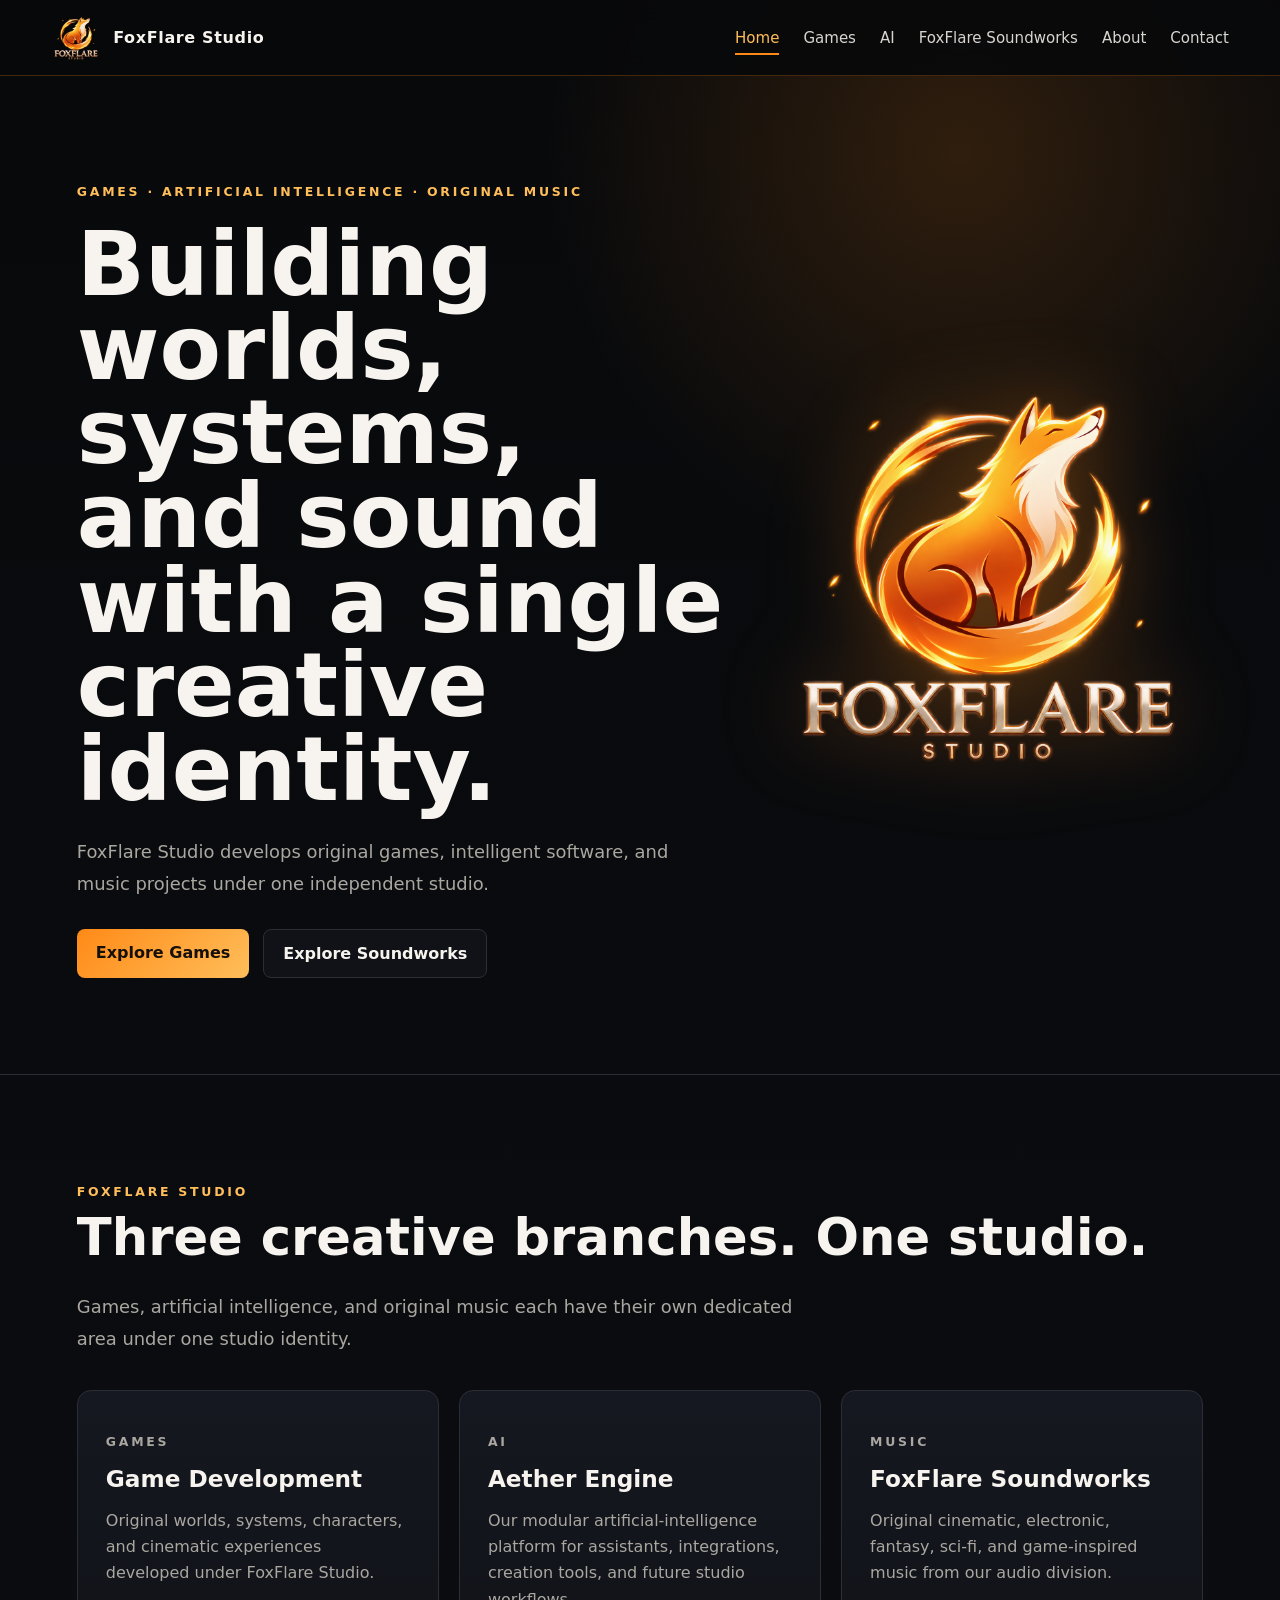
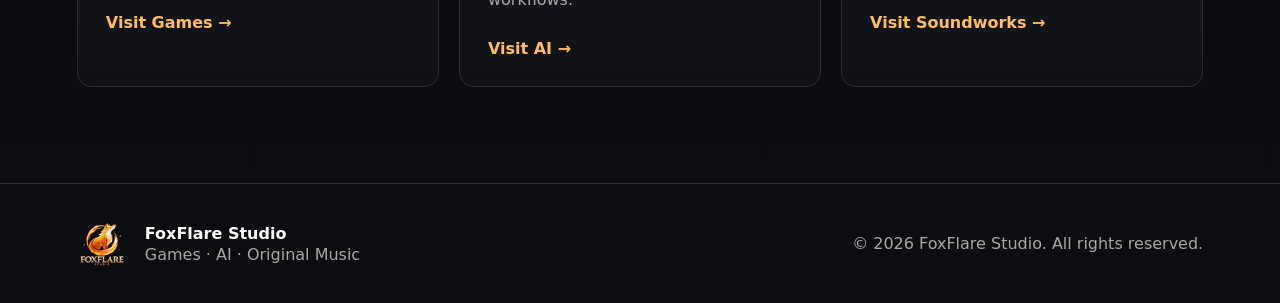
<file: index.html>
<!doctype html>
<html lang="en">
<head>
  <meta charset="utf-8" />
  <meta name="viewport" content="width=device-width, initial-scale=1" />
  <meta name="description" content="FoxFlare Studio — games, AI, and original music." />
  <title>FoxFlare Studio</title>
  <link rel="icon" href="assets/foxflare-%20logo.png" />
  <link rel="stylesheet" href="styles.css" />
</head>
<body>
  <header class="site-header">
    <a class="brand" href="index.html" aria-label="FoxFlare Studio home">
      <img src="assets/foxflare-%20logo.png" alt="FoxFlare Studio logo" />
      <span>FoxFlare Studio</span>
    </a>
    <button class="menu-toggle" aria-label="Toggle navigation" aria-expanded="false">☰</button>
    <nav class="nav">
      <a class="active" href="index.html">Home</a>
      <a href="games.html">Games</a>
      <a href="ai.html">AI</a>
      <a href="soundworks.html">FoxFlare Soundworks</a>
      <a href="about.html">About</a>
      <a href="contact.html">Contact</a>
    </nav>
  </header>

  <main>
    <section class="hero section">
      <div class="hero-copy">
        <p class="eyebrow">Games · Artificial Intelligence · Original Music</p>
        <h1>Building worlds, systems, and sound with a single creative identity.</h1>
        <p class="lede">FoxFlare Studio develops original games, intelligent software, and music projects under one independent studio.</p>
        <div class="actions">
          <a class="button primary" href="games.html">Explore Games</a>
          <a class="button secondary" href="soundworks.html">Explore Soundworks</a>
        </div>
      </div>
      <div class="hero-logo">
        <img src="assets/foxflare-%20logo.png" alt="FoxFlare Studio emblem" />
      </div>
    </section>

    <section class="section">
      <div class="section-heading">
        <p class="eyebrow">FoxFlare Studio</p>
        <h2>Three creative branches. One studio.</h2>
        <p class="wide-copy">Games, artificial intelligence, and original music each have their own dedicated area under one studio identity.</p>
      </div>
      <div class="cards three-up">
        <article class="card">
          <p class="eyebrow">Games</p>
          <h3>Game Development</h3>
          <p>Original worlds, systems, characters, and cinematic experiences developed under FoxFlare Studio.</p>
          <a class="text-link" href="games.html">Visit Games →</a>
        </article>
        <article class="card">
          <p class="eyebrow">AI</p>
          <h3>Aether Engine</h3>
          <p>Our modular artificial-intelligence platform for assistants, integrations, creation tools, and future studio workflows.</p>
          <a class="text-link" href="ai.html">Visit AI →</a>
        </article>
        <article class="card">
          <p class="eyebrow">Music</p>
          <h3>FoxFlare Soundworks</h3>
          <p>Original cinematic, electronic, fantasy, sci-fi, and game-inspired music from our audio division.</p>
          <a class="text-link" href="soundworks.html">Visit Soundworks →</a>
        </article>
      </div>
    </section>
  </main>

  <footer>
    <img src="assets/foxflare-%20logo.png" alt="" />
    <div><strong>FoxFlare Studio</strong><span>Games · AI · Original Music</span></div>
    <p>© 2026 FoxFlare Studio. All rights reserved.</p>
  </footer>
  <script src="script.js"></script>
</body>
</html>
</file>
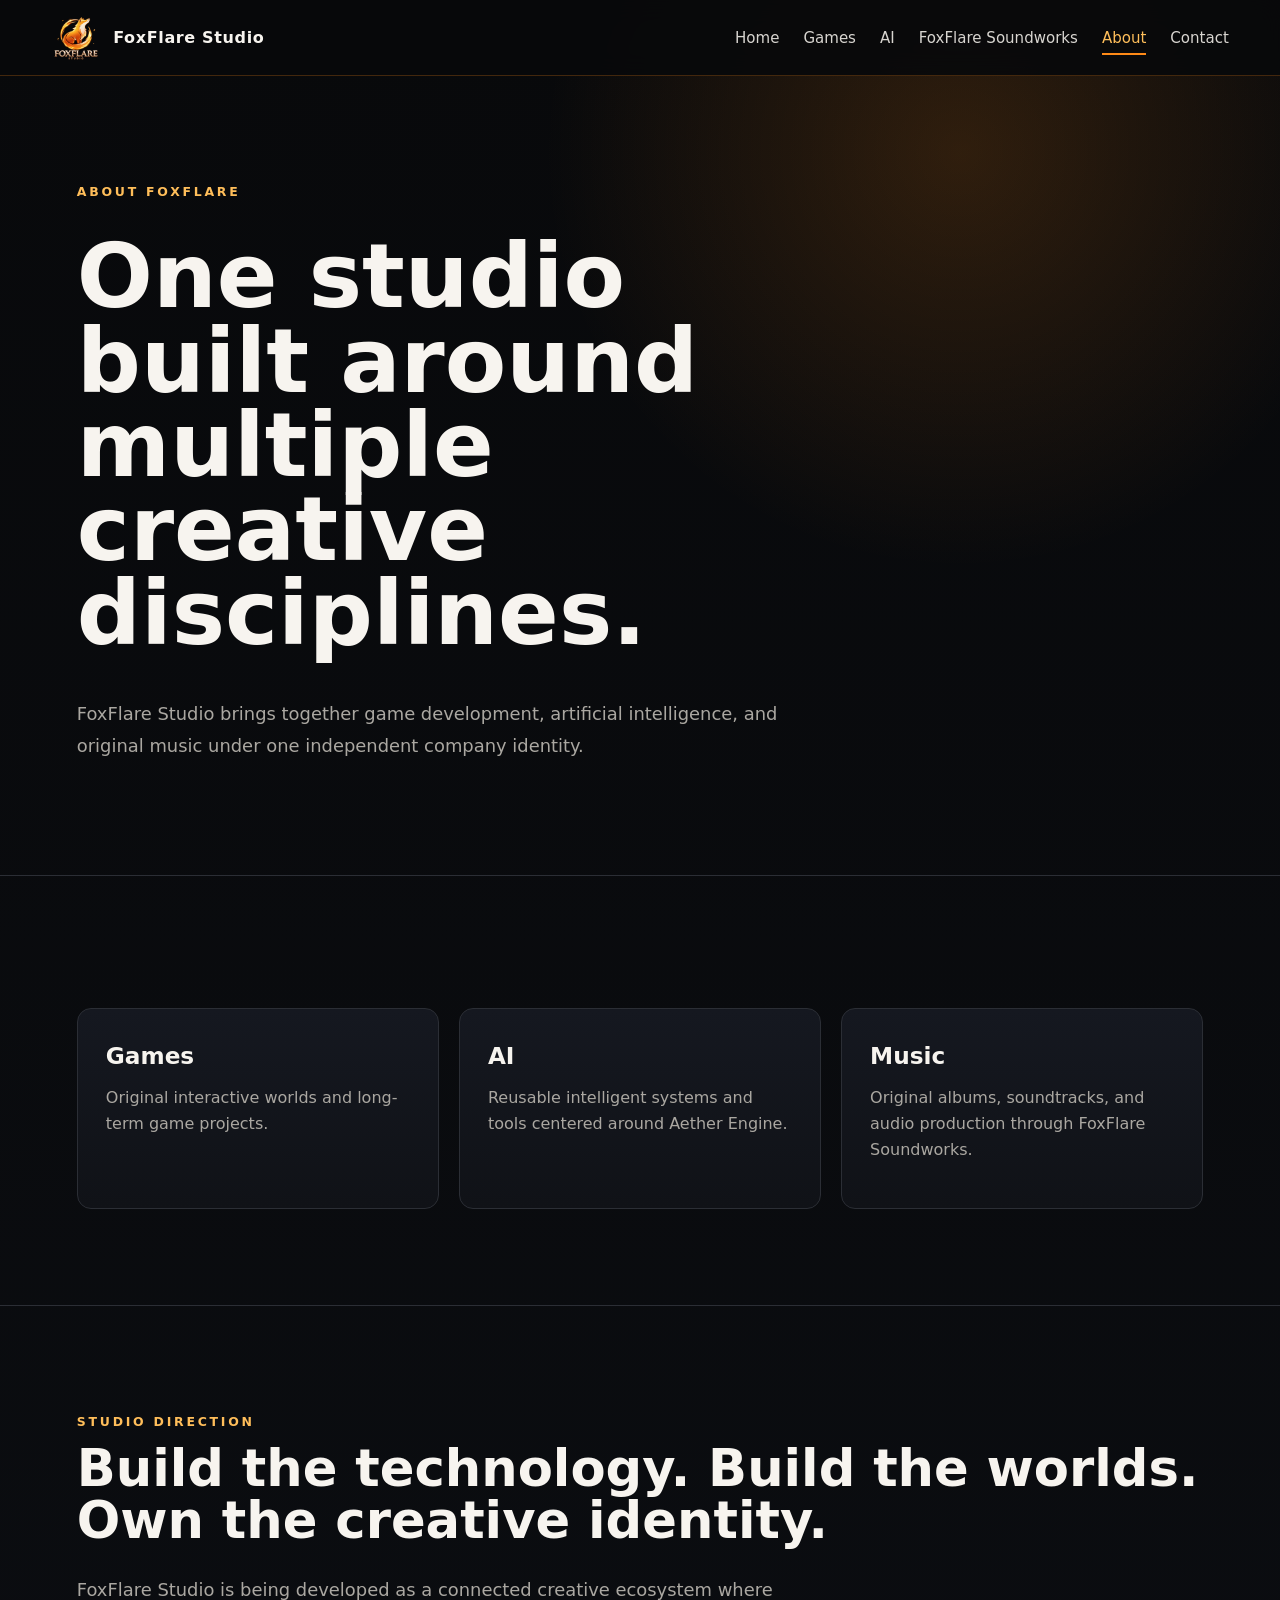
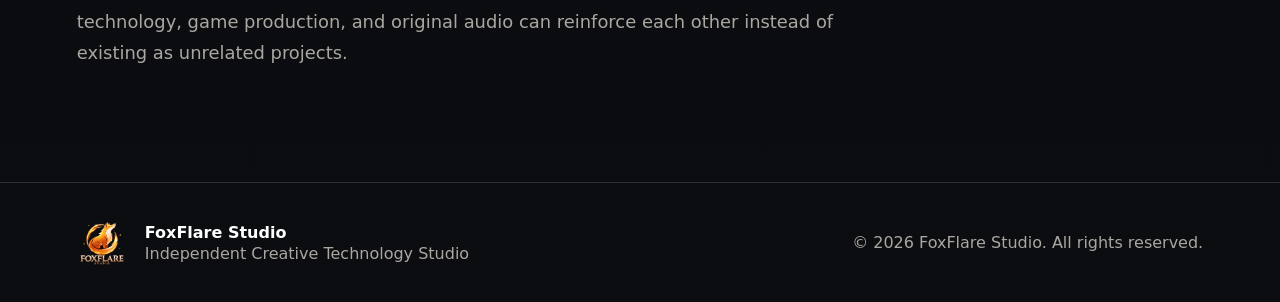
<file: about.html>
<!doctype html>
<html lang="en">
<head>
  <meta charset="utf-8" />
  <meta name="viewport" content="width=device-width, initial-scale=1" />
  <meta name="description" content="About FoxFlare Studio." />
  <title>About | FoxFlare Studio</title>
  <link rel="icon" href="assets/foxflare-%20logo.png" />
  <link rel="stylesheet" href="styles.css" />
</head>
<body>
  <header class="site-header">
    <a class="brand" href="index.html"><img src="assets/foxflare-%20logo.png" alt="FoxFlare Studio logo" /><span>FoxFlare Studio</span></a>
    <button class="menu-toggle" aria-label="Toggle navigation" aria-expanded="false">☰</button>
    <nav class="nav"><a href="index.html">Home</a><a href="games.html">Games</a><a href="ai.html">AI</a><a href="soundworks.html">FoxFlare Soundworks</a><a class="active" href="about.html">About</a><a href="contact.html">Contact</a></nav>
  </header>
  <main>
    <section class="page-hero section">
      <p class="eyebrow">About FoxFlare</p>
      <h1>One studio built around multiple creative disciplines.</h1>
      <p class="lede">FoxFlare Studio brings together game development, artificial intelligence, and original music under one independent company identity.</p>
    </section>
    <section class="section">
      <div class="cards three-up">
        <article class="card"><h3>Games</h3><p>Original interactive worlds and long-term game projects.</p></article>
        <article class="card"><h3>AI</h3><p>Reusable intelligent systems and tools centered around Aether Engine.</p></article>
        <article class="card"><h3>Music</h3><p>Original albums, soundtracks, and audio production through FoxFlare Soundworks.</p></article>
      </div>
    </section>
    <section class="section">
      <p class="eyebrow">Studio Direction</p>
      <h2>Build the technology. Build the worlds. Own the creative identity.</h2>
      <p class="wide-copy">FoxFlare Studio is being developed as a connected creative ecosystem where technology, game production, and original audio can reinforce each other instead of existing as unrelated projects.</p>
    </section>
  </main>
  <footer><img src="assets/foxflare-%20logo.png" alt="" /><div><strong>FoxFlare Studio</strong><span>Independent Creative Technology Studio</span></div><p>© 2026 FoxFlare Studio. All rights reserved.</p></footer>
  <script src="script.js"></script>
</body>
</html>
</file>
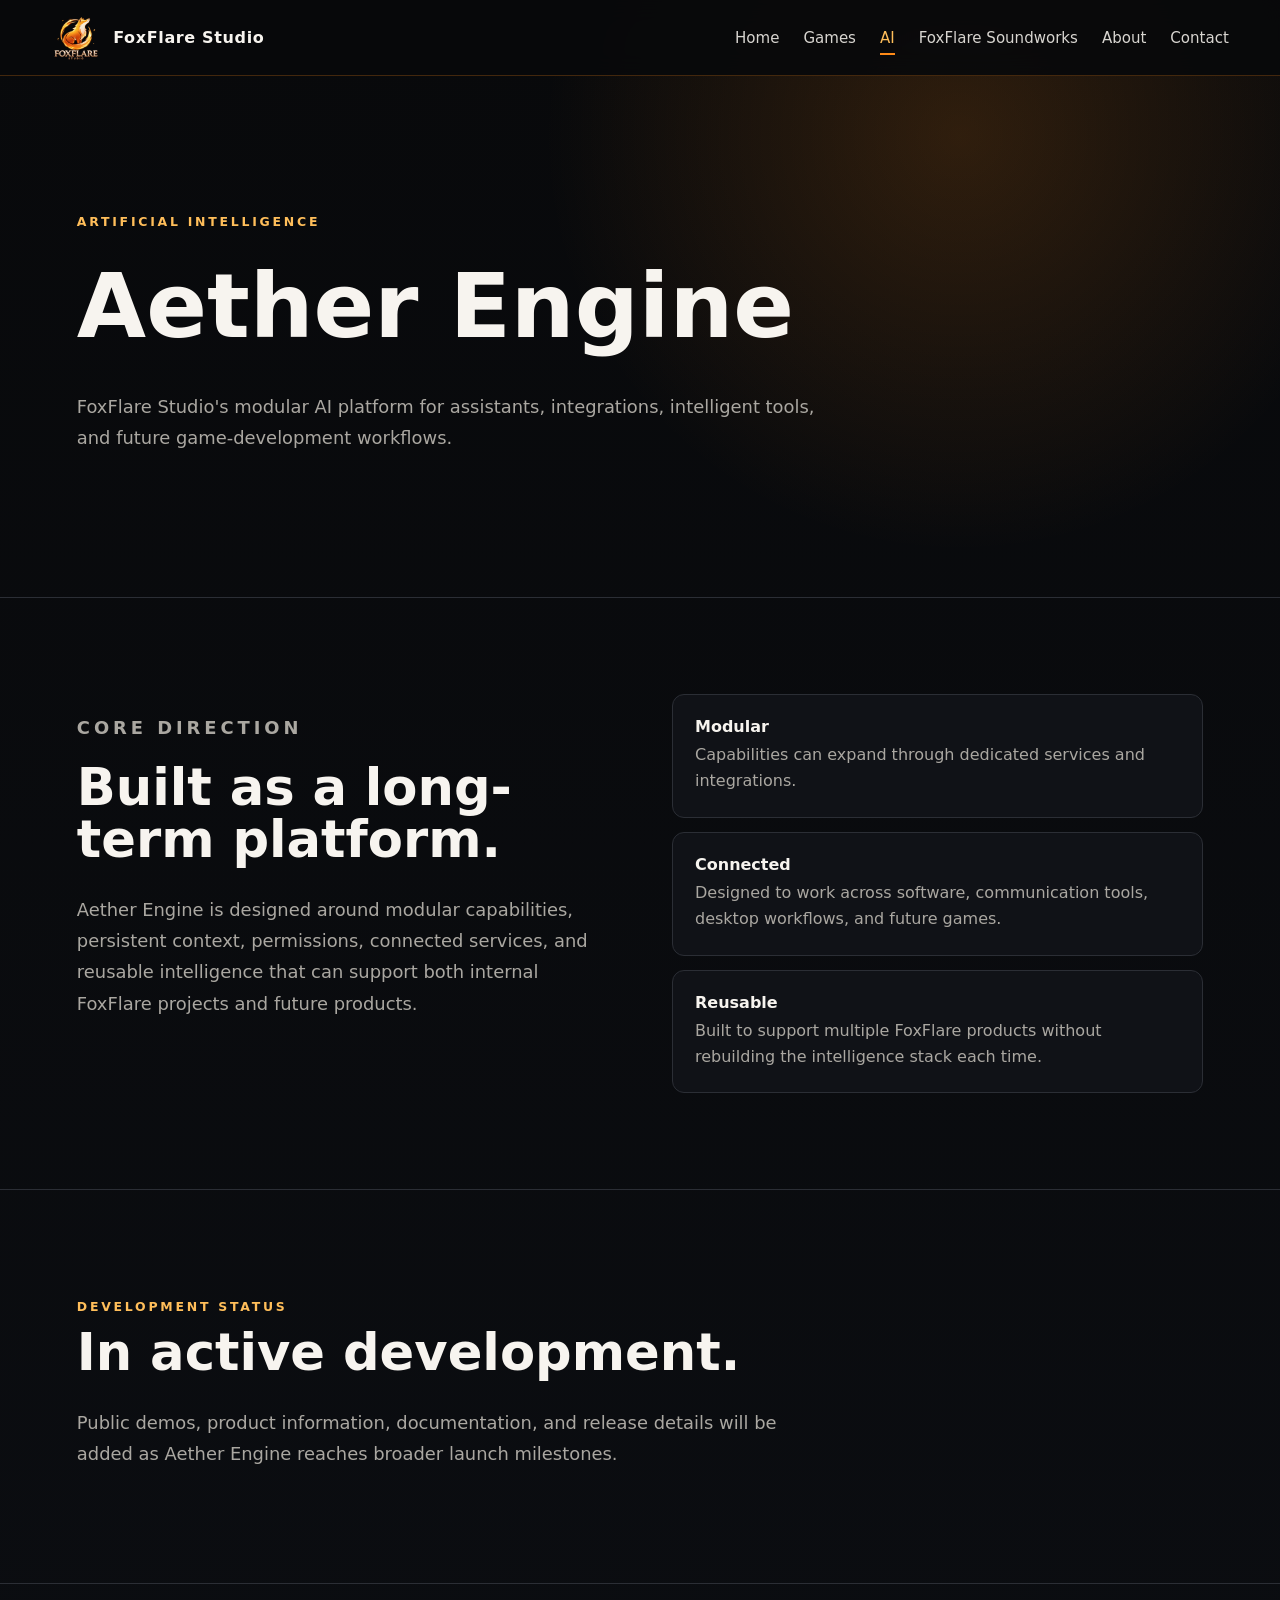
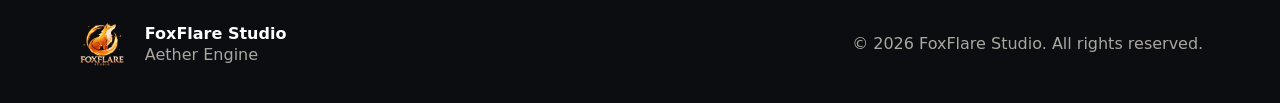
<file: ai.html>
<!doctype html>
<html lang="en">
<head>
  <meta charset="utf-8" />
  <meta name="viewport" content="width=device-width, initial-scale=1" />
  <meta name="description" content="Aether Engine by FoxFlare Studio." />
  <title>AI | FoxFlare Studio</title>
  <link rel="icon" href="assets/foxflare-%20logo.png" />
  <link rel="stylesheet" href="styles.css" />
</head>
<body>
  <header class="site-header">
    <a class="brand" href="index.html"><img src="assets/foxflare-%20logo.png" alt="FoxFlare Studio logo" /><span>FoxFlare Studio</span></a>
    <button class="menu-toggle" aria-label="Toggle navigation" aria-expanded="false">☰</button>
    <nav class="nav">
      <a href="index.html">Home</a><a href="games.html">Games</a><a class="active" href="ai.html">AI</a><a href="soundworks.html">FoxFlare Soundworks</a><a href="about.html">About</a><a href="contact.html">Contact</a>
    </nav>
  </header>
  <main>
    <section class="page-hero section">
      <p class="eyebrow">Artificial Intelligence</p>
      <h1>Aether Engine</h1>
      <p class="lede">FoxFlare Studio's modular AI platform for assistants, integrations, intelligent tools, and future game-development workflows.</p>
    </section>
    <section class="section split">
      <div>
        <p class="eyebrow">Core Direction</p>
        <h2>Built as a long-term platform.</h2>
        <p class="wide-copy">Aether Engine is designed around modular capabilities, persistent context, permissions, connected services, and reusable intelligence that can support both internal FoxFlare projects and future products.</p>
      </div>
      <div class="feature-list">
        <div><strong>Modular</strong><span>Capabilities can expand through dedicated services and integrations.</span></div>
        <div><strong>Connected</strong><span>Designed to work across software, communication tools, desktop workflows, and future games.</span></div>
        <div><strong>Reusable</strong><span>Built to support multiple FoxFlare products without rebuilding the intelligence stack each time.</span></div>
      </div>
    </section>
    <section class="section">
      <p class="eyebrow">Development Status</p>
      <h2>In active development.</h2>
      <p class="wide-copy">Public demos, product information, documentation, and release details will be added as Aether Engine reaches broader launch milestones.</p>
    </section>
  </main>
  <footer><img src="assets/foxflare-%20logo.png" alt="" /><div><strong>FoxFlare Studio</strong><span>Aether Engine</span></div><p>© 2026 FoxFlare Studio. All rights reserved.</p></footer>
  <script src="script.js"></script>
</body>
</html>
</file>
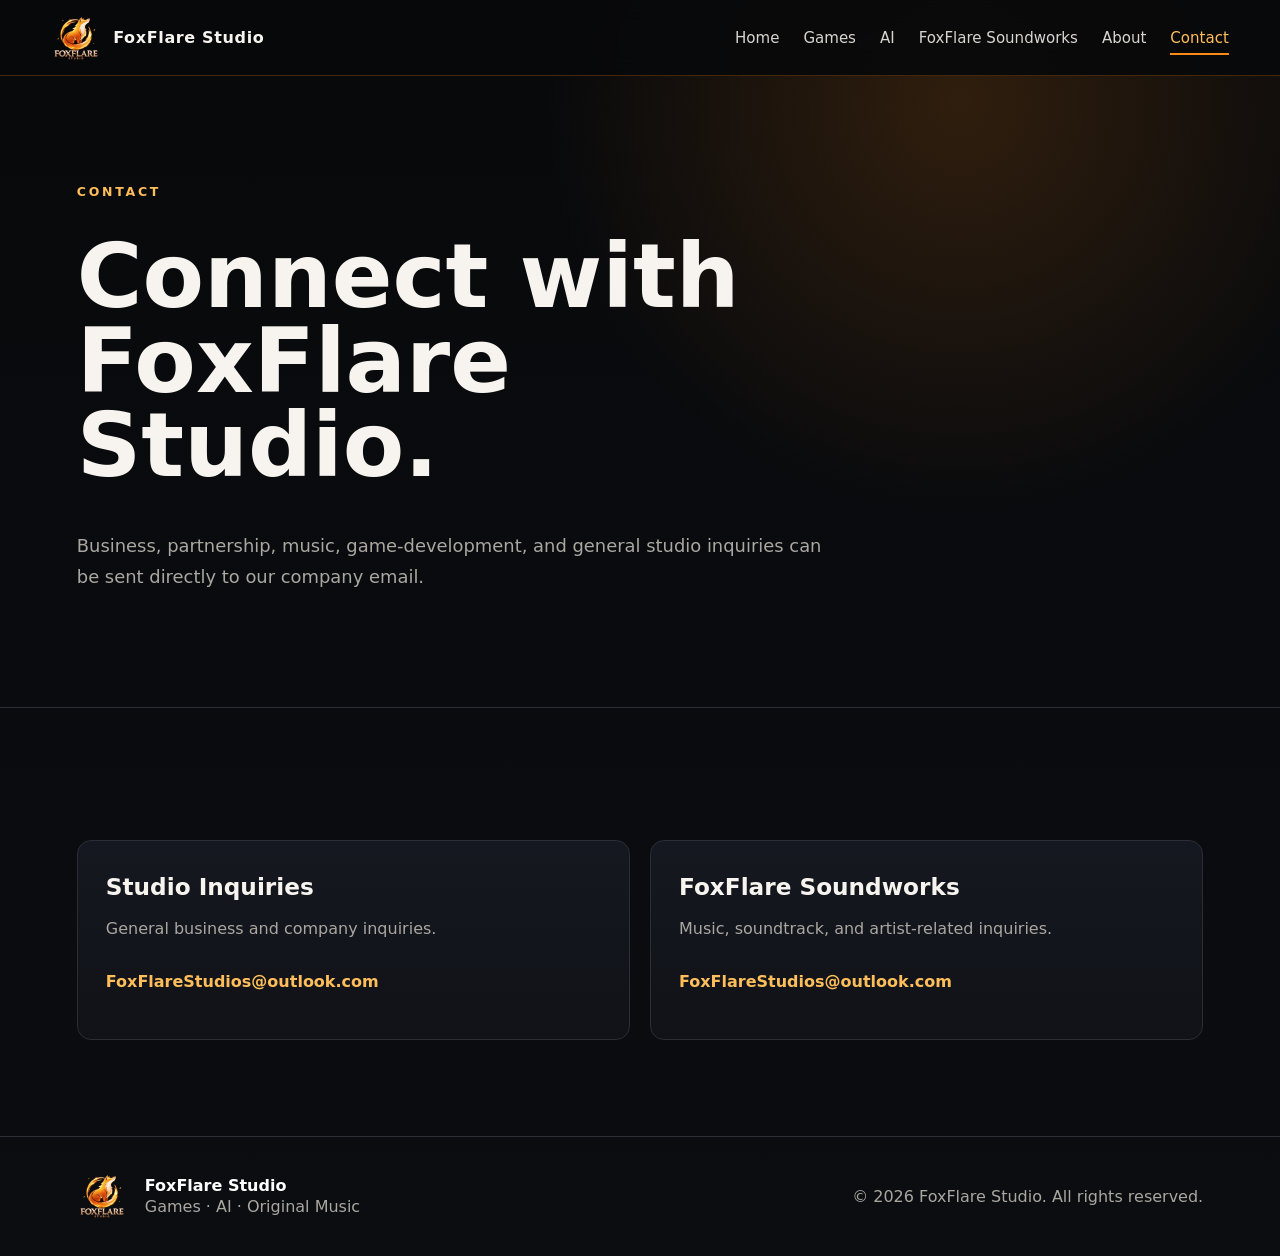
<file: contact.html>
<!doctype html>
<html lang="en">
<head>
  <meta charset="utf-8" />
  <meta name="viewport" content="width=device-width, initial-scale=1" />
  <meta name="description" content="Contact FoxFlare Studio." />
  <title>Contact | FoxFlare Studio</title>
  <link rel="icon" href="assets/foxflare-%20logo.png" />
  <link rel="stylesheet" href="styles.css" />
</head>
<body>
  <header class="site-header">
    <a class="brand" href="index.html"><img src="assets/foxflare-%20logo.png" alt="FoxFlare Studio logo" /><span>FoxFlare Studio</span></a>
    <button class="menu-toggle" aria-label="Toggle navigation" aria-expanded="false">☰</button>
    <nav class="nav"><a href="index.html">Home</a><a href="games.html">Games</a><a href="ai.html">AI</a><a href="soundworks.html">FoxFlare Soundworks</a><a href="about.html">About</a><a class="active" href="contact.html">Contact</a></nav>
  </header>
  <main>
    <section class="page-hero section">
      <p class="eyebrow">Contact</p>
      <h1>Connect with FoxFlare Studio.</h1>
      <p class="lede">Business, partnership, music, game-development, and general studio inquiries can be sent directly to our company email.</p>
    </section>
    <section class="section">
      <div class="cards">
        <article class="card"><h3>Studio Inquiries</h3><p>General business and company inquiries.</p><p><a class="text-link" href="mailto:FoxFlareStudios@outlook.com">FoxFlareStudios@outlook.com</a></p></article>
        <article class="card"><h3>FoxFlare Soundworks</h3><p>Music, soundtrack, and artist-related inquiries.</p><p><a class="text-link" href="mailto:FoxFlareStudios@outlook.com">FoxFlareStudios@outlook.com</a></p></article>
      </div>
    </section>
  </main>
  <footer><img src="assets/foxflare-%20logo.png" alt="" /><div><strong>FoxFlare Studio</strong><span>Games · AI · Original Music</span></div><p>© 2026 FoxFlare Studio. All rights reserved.</p></footer>
  <script src="script.js"></script>
</body>
</html>
</file>
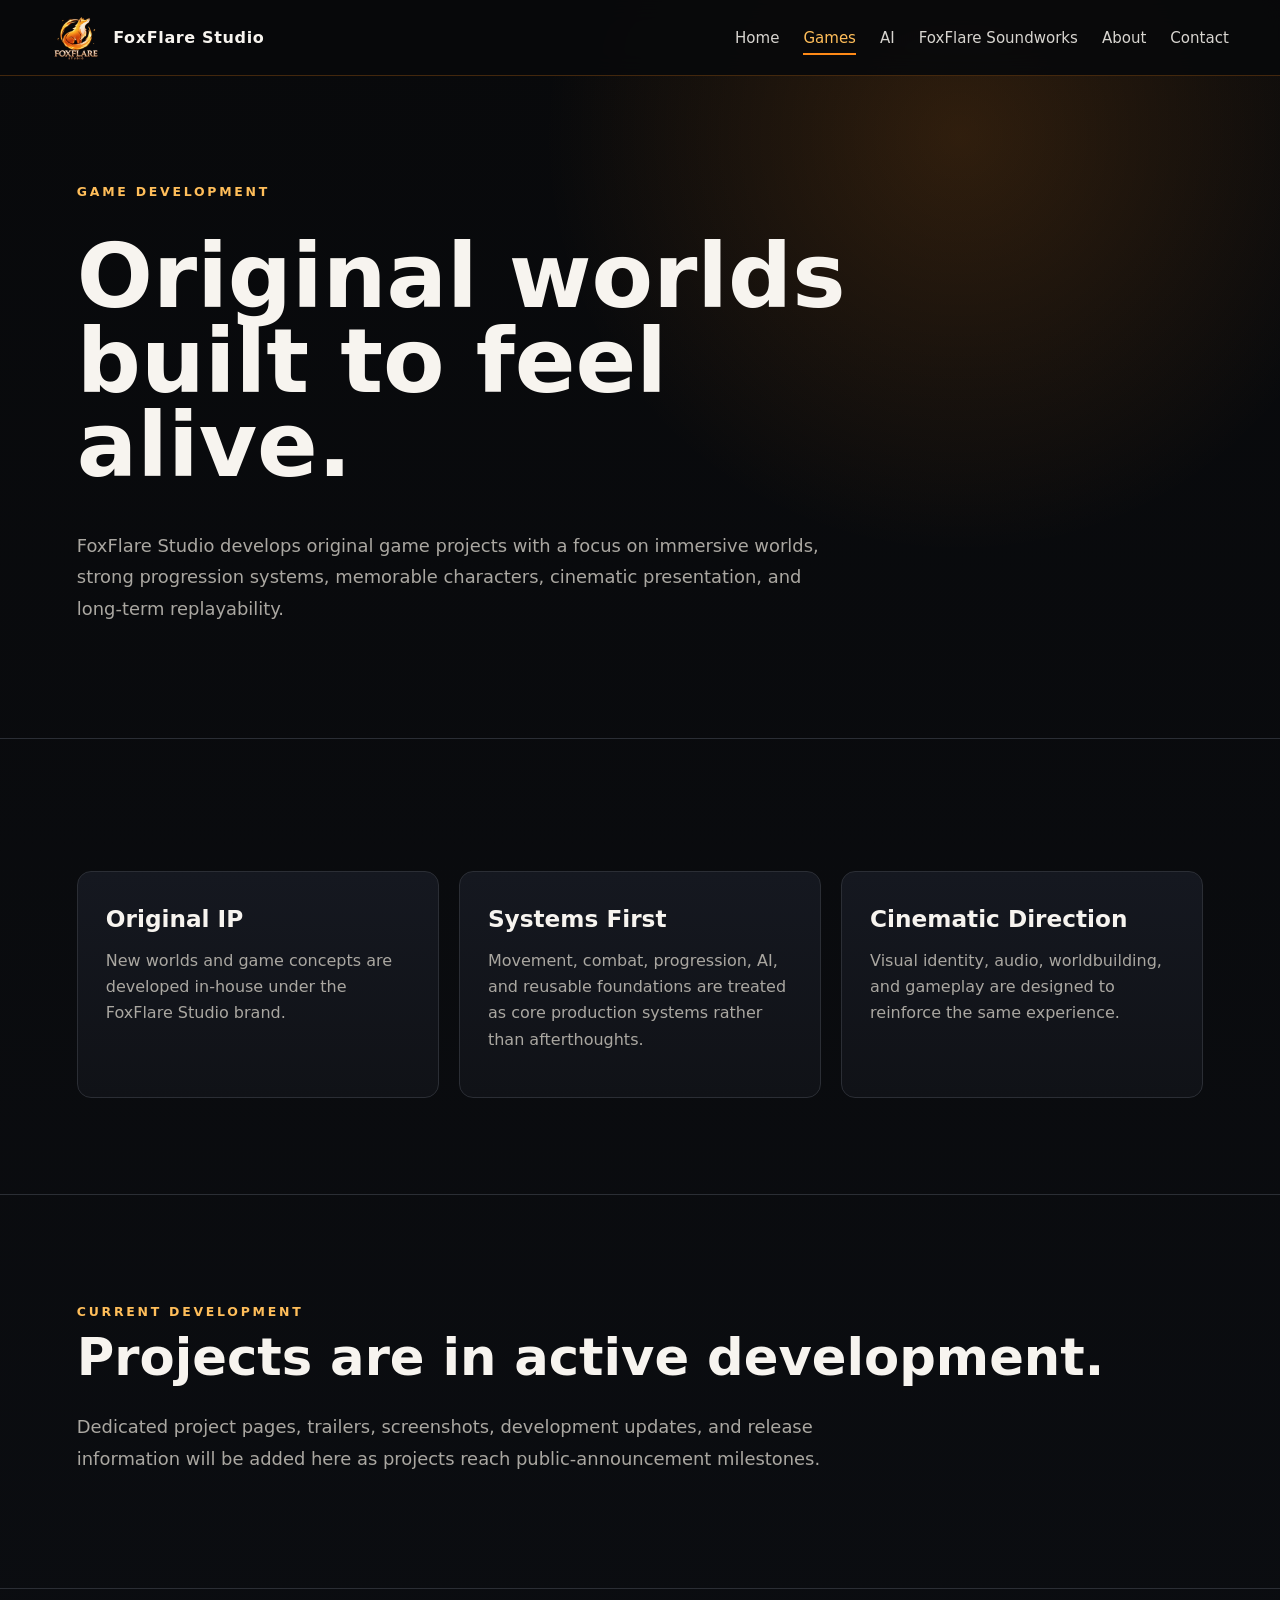
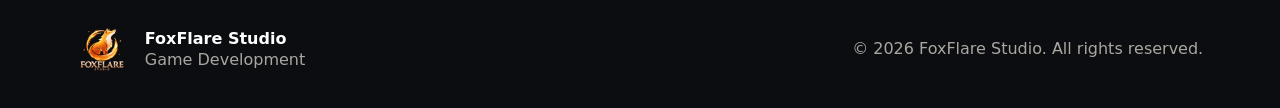
<file: games.html>
<!doctype html>
<html lang="en">
<head>
  <meta charset="utf-8" />
  <meta name="viewport" content="width=device-width, initial-scale=1" />
  <meta name="description" content="FoxFlare Studio game development." />
  <title>Games | FoxFlare Studio</title>
  <link rel="icon" href="assets/foxflare-%20logo.png" />
  <link rel="stylesheet" href="styles.css" />
</head>
<body>
  <header class="site-header">
    <a class="brand" href="index.html"><img src="assets/foxflare-%20logo.png" alt="FoxFlare Studio logo" /><span>FoxFlare Studio</span></a>
    <button class="menu-toggle" aria-label="Toggle navigation" aria-expanded="false">☰</button>
    <nav class="nav">
      <a href="index.html">Home</a><a class="active" href="games.html">Games</a><a href="ai.html">AI</a><a href="soundworks.html">FoxFlare Soundworks</a><a href="about.html">About</a><a href="contact.html">Contact</a>
    </nav>
  </header>
  <main>
    <section class="page-hero section">
      <p class="eyebrow">Game Development</p>
      <h1>Original worlds built to feel alive.</h1>
      <p class="lede">FoxFlare Studio develops original game projects with a focus on immersive worlds, strong progression systems, memorable characters, cinematic presentation, and long-term replayability.</p>
    </section>
    <section class="section">
      <div class="cards three-up">
        <article class="card"><h3>Original IP</h3><p>New worlds and game concepts are developed in-house under the FoxFlare Studio brand.</p></article>
        <article class="card"><h3>Systems First</h3><p>Movement, combat, progression, AI, and reusable foundations are treated as core production systems rather than afterthoughts.</p></article>
        <article class="card"><h3>Cinematic Direction</h3><p>Visual identity, audio, worldbuilding, and gameplay are designed to reinforce the same experience.</p></article>
      </div>
    </section>
    <section class="section">
      <p class="eyebrow">Current Development</p>
      <h2>Projects are in active development.</h2>
      <p class="wide-copy">Dedicated project pages, trailers, screenshots, development updates, and release information will be added here as projects reach public-announcement milestones.</p>
    </section>
  </main>
  <footer><img src="assets/foxflare-%20logo.png" alt="" /><div><strong>FoxFlare Studio</strong><span>Game Development</span></div><p>© 2026 FoxFlare Studio. All rights reserved.</p></footer>
  <script src="script.js"></script>
</body>
</html>
</file>
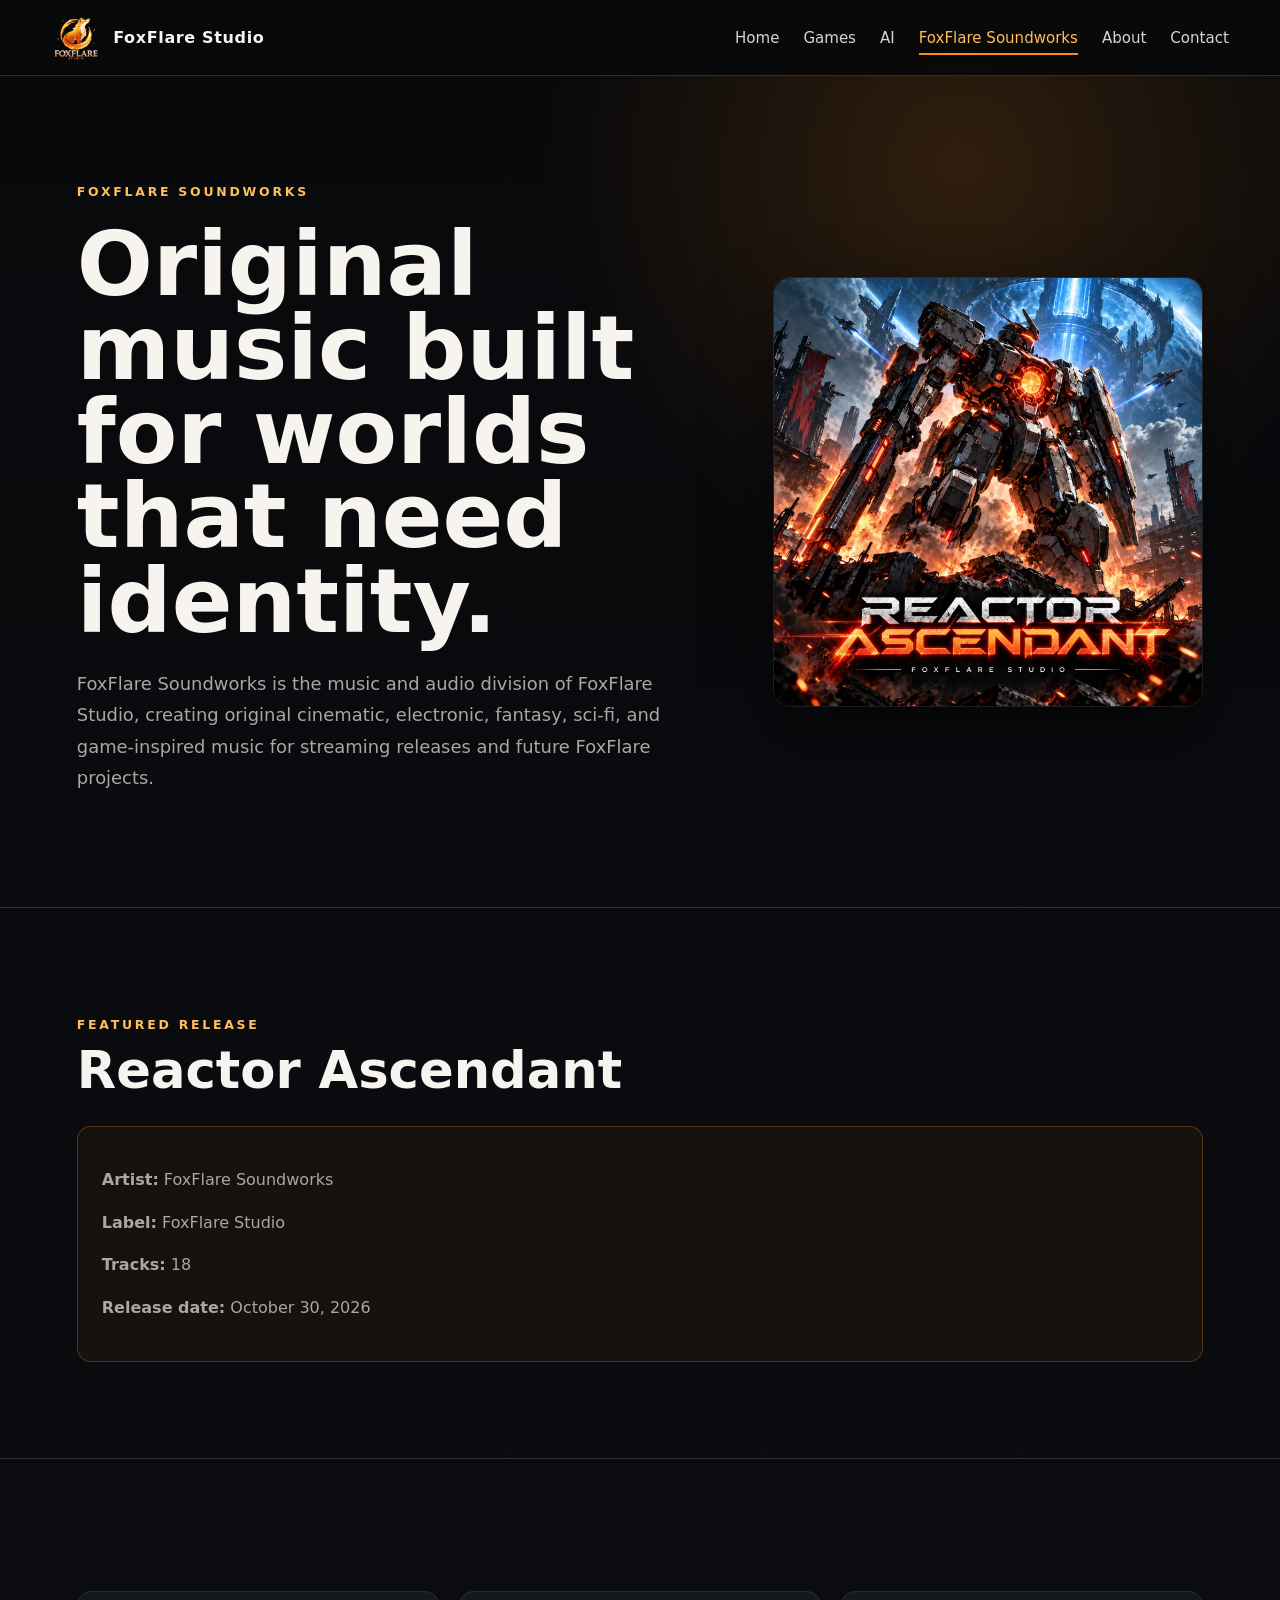
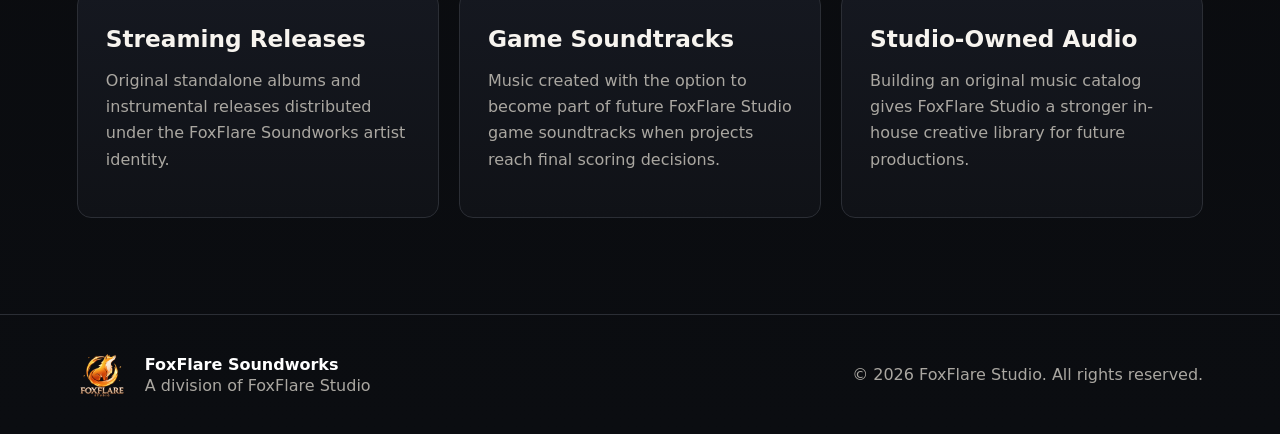
<file: soundworks.html>
<!doctype html>
<html lang="en">
<head>
  <meta charset="utf-8" />
  <meta name="viewport" content="width=device-width, initial-scale=1" />
  <meta name="description" content="FoxFlare Soundworks, the music and audio division of FoxFlare Studio." />
  <title>FoxFlare Soundworks | FoxFlare Studio</title>
  <link rel="icon" href="assets/foxflare-%20logo.png" />
  <link rel="stylesheet" href="styles.css" />
</head>
<body>
  <header class="site-header">
    <a class="brand" href="index.html"><img src="assets/foxflare-%20logo.png" alt="FoxFlare Studio logo" /><span>FoxFlare Studio</span></a>
    <button class="menu-toggle" aria-label="Toggle navigation" aria-expanded="false">☰</button>
    <nav class="nav">
      <a href="index.html">Home</a><a href="games.html">Games</a><a href="ai.html">AI</a><a class="active" href="soundworks.html">FoxFlare Soundworks</a><a href="about.html">About</a><a href="contact.html">Contact</a>
    </nav>
  </header>
  <main>
    <section class="page-hero section soundworks-hero">
      <div>
        <p class="eyebrow">FoxFlare Soundworks</p>
        <h1>Original music built for worlds that need identity.</h1>
        <p class="lede">FoxFlare Soundworks is the music and audio division of FoxFlare Studio, creating original cinematic, electronic, fantasy, sci-fi, and game-inspired music for streaming releases and future FoxFlare projects.</p>
      </div>
      <div class="album-art"><img src="assets/reactor-ascendant.jpg.jpg" alt="Reactor Ascendant album cover" /></div>
    </section>
    <section class="section">
      <p class="eyebrow">Featured Release</p>
      <h2>Reactor Ascendant</h2>
      <div class="release">
        <p><strong>Artist:</strong> FoxFlare Soundworks</p>
        <p><strong>Label:</strong> FoxFlare Studio</p>
        <p><strong>Tracks:</strong> 18</p>
        <p><strong>Release date:</strong> October 30, 2026</p>
      </div>
    </section>
    <section class="section">
      <div class="cards three-up">
        <article class="card"><h3>Streaming Releases</h3><p>Original standalone albums and instrumental releases distributed under the FoxFlare Soundworks artist identity.</p></article>
        <article class="card"><h3>Game Soundtracks</h3><p>Music created with the option to become part of future FoxFlare Studio game soundtracks when projects reach final scoring decisions.</p></article>
        <article class="card"><h3>Studio-Owned Audio</h3><p>Building an original music catalog gives FoxFlare Studio a stronger in-house creative library for future productions.</p></article>
      </div>
    </section>
  </main>
  <footer><img src="assets/foxflare-%20logo.png" alt="" /><div><strong>FoxFlare Soundworks</strong><span>A division of FoxFlare Studio</span></div><p>© 2026 FoxFlare Studio. All rights reserved.</p></footer>
  <script src="script.js"></script>
</body>
</html>
</file>
<file: styles.css>
*{box-sizing:border-box}
:root{
  --bg:#08090b;
  --panel:#101217;
  --panel2:#151820;
  --text:#f7f4ef;
  --muted:#aaa7a1;
  --line:#2b2e35;
  --orange:#ff8a17;
  --orange2:#ffbe5a;
}
html{scroll-behavior:smooth}
body{
  margin:0;
  font-family:Inter,ui-sans-serif,system-ui,-apple-system,BlinkMacSystemFont,"Segoe UI",sans-serif;
  color:var(--text);
  background:
    radial-gradient(circle at 75% 8%, rgba(255,138,23,.16), transparent 26rem),
    linear-gradient(180deg,#08090b 0%,#0b0d11 100%);
}
body.intro-pending{overflow:hidden}
a{color:inherit;text-decoration:none}
img{max-width:100%;display:block}
.site-header{
  position:sticky;top:0;z-index:20;
  display:flex;align-items:center;justify-content:space-between;
  min-height:76px;padding:12px clamp(20px,4vw,64px);
  background:rgba(8,9,11,.92);backdrop-filter:blur(12px);
  border-bottom:1px solid rgba(255,138,23,.24)
}
.brand{display:flex;align-items:center;gap:12px;font-weight:800;letter-spacing:.04em}
.brand img{width:50px;height:50px;object-fit:contain}
.nav{display:flex;gap:24px;color:#d8d5d0;font-size:.94rem}
.nav a{position:relative;padding:10px 0}
.nav a:hover,.nav a.active{color:var(--orange2)}
.nav a.active::after{content:"";position:absolute;left:0;right:0;bottom:2px;height:2px;background:var(--orange)}
.menu-toggle{display:none;background:none;border:0;color:white;font-size:1.5rem}
.section{padding:96px clamp(22px,6vw,92px);border-bottom:1px solid var(--line)}
.hero{min-height:78vh;display:grid;grid-template-columns:1.2fr .8fr;gap:48px;align-items:center}
.page-hero{min-height:58vh;display:flex;flex-direction:column;justify-content:center}
.soundworks-hero{display:grid;grid-template-columns:1.1fr minmax(280px,430px);gap:60px;align-items:center}
.eyebrow{text-transform:uppercase;letter-spacing:.22em;color:var(--orange2);font-size:.78rem;font-weight:800}
h1{font-size:clamp(3rem,7vw,6.3rem);line-height:.94;margin:.25em 0 .28em;max-width:13ch}
h2{font-size:clamp(2.2rem,4vw,4.1rem);line-height:1.02;margin:.2em 0 .55em}
h3{font-size:1.45rem;margin:.2em 0 .5em}
.lede,.wide-copy,.soundworks-copy>p,.split>div>p,.contact p{font-size:1.12rem;line-height:1.75;color:var(--muted);max-width:760px}
.hero-logo{display:flex;justify-content:center}
.hero-logo img{width:min(530px,90vw);filter:drop-shadow(0 0 42px rgba(255,138,23,.35))}
.actions{display:flex;gap:14px;flex-wrap:wrap;margin-top:30px}
.button{padding:14px 19px;border-radius:8px;font-weight:750;border:1px solid var(--line);transition:.2s ease}
.button:hover{transform:translateY(-2px);border-color:rgba(255,138,23,.5)}
.button.primary{background:linear-gradient(135deg,var(--orange),var(--orange2));color:#15100a;border:0}
.button.secondary{background:#101217}
.cards{display:grid;grid-template-columns:repeat(2,minmax(0,1fr));gap:20px;margin-top:36px}
.cards.three-up{grid-template-columns:repeat(3,minmax(0,1fr))}
.card{background:linear-gradient(180deg,var(--panel2),var(--panel));border:1px solid var(--line);padding:28px;border-radius:14px;transition:.2s ease}
.card:hover{transform:translateY(-3px);border-color:rgba(255,138,23,.35)}
.card p,.feature-list span,.release p{color:var(--muted);line-height:1.65}
.text-link{display:inline-block;margin-top:10px;color:var(--orange2);font-weight:800}
.split{display:grid;grid-template-columns:1fr 1fr;gap:64px;align-items:start}
.feature-list{display:grid;gap:14px}
.feature-list div{display:grid;gap:6px;padding:22px;background:var(--panel);border:1px solid var(--line);border-radius:12px}
.soundworks{display:grid;grid-template-columns:minmax(280px,440px) 1fr;gap:60px;align-items:center;background:linear-gradient(90deg,rgba(255,138,23,.05),transparent)}
.album-art img{border-radius:18px;box-shadow:0 25px 70px rgba(0,0,0,.45);border:1px solid rgba(255,255,255,.08)}
.release{margin-top:30px;padding:24px;border:1px solid rgba(255,138,23,.28);border-radius:14px;background:rgba(255,138,23,.05)}
.release-label{color:var(--orange2);font-size:.78rem;text-transform:uppercase;letter-spacing:.18em;font-weight:800}
.contact{text-align:left}
.muted-note{font-size:.95rem;color:#817f7a!important}
footer{padding:34px clamp(22px,6vw,92px);display:grid;grid-template-columns:auto 1fr auto;gap:18px;align-items:center;color:var(--muted)}
footer img{width:50px;height:50px;object-fit:contain}
footer div{display:grid;gap:2px}
footer strong{color:white}

/* Cinematic homepage intro */
.cinematic-intro{position:fixed;inset:0;z-index:9999;overflow:hidden;background:radial-gradient(circle at 50% 60%,#271006 0%,#0b0705 32%,#000 72%);display:flex;align-items:center;justify-content:center;opacity:1;visibility:visible;transition:opacity .8s ease,visibility .8s ease}
.cinematic-intro.is-exiting{opacity:0;visibility:hidden}
.intro-center{position:relative;z-index:4;text-align:center;display:flex;flex-direction:column;align-items:center;gap:10px;animation:introReveal 2.15s cubic-bezier(.22,.9,.28,1) both}
.intro-center img{width:min(390px,58vw);max-height:50vh;object-fit:contain;filter:drop-shadow(0 0 22px rgba(255,126,0,.45)) drop-shadow(0 0 70px rgba(255,76,0,.25))}
.intro-title{font-weight:900;letter-spacing:.28em;font-size:clamp(1.15rem,2.7vw,2.35rem);text-indent:.28em;text-shadow:0 0 20px rgba(255,132,22,.35)}
.intro-tagline{font-size:clamp(.56rem,1vw,.78rem);font-weight:700;letter-spacing:.42em;text-indent:.42em;color:#ffbd72;opacity:.82}
.intro-flare{position:absolute;left:50%;top:50%;width:4px;height:4px;border-radius:999px;background:white;box-shadow:0 0 20px 8px #fff,0 0 60px 25px #ffb429,0 0 160px 72px rgba(255,72,0,.46);animation:flarePulse 2.8s ease-in-out both;z-index:2}
.intro-flame-bed{position:absolute;left:-5%;right:-5%;bottom:-6%;height:46%;display:flex;align-items:flex-end;justify-content:space-around;filter:blur(1px);z-index:3;opacity:.96}
.intro-flame-bed i{display:block;width:9vw;max-width:120px;min-width:52px;height:26vh;min-height:180px;border-radius:52% 48% 30% 70% / 72% 64% 36% 28%;background:radial-gradient(circle at 50% 72%,#fff7a8 0 5%,#ffd13d 10%,#ff8b00 34%,#ff3d00 60%,rgba(167,18,0,.66) 78%,transparent 79%);transform-origin:50% 100%;animation:flameDance 1.25s ease-in-out infinite alternate;mix-blend-mode:screen}
.intro-flame-bed i:nth-child(2n){height:33vh;animation-duration:1.05s;animation-delay:-.38s}
.intro-flame-bed i:nth-child(3n){height:21vh;animation-duration:1.48s;animation-delay:-.72s}
.intro-flame-bed i:nth-child(4n){height:39vh;animation-duration:.92s;animation-delay:-.21s}
.intro-embers{position:absolute;inset:0;z-index:1;pointer-events:none}
.intro-embers span{position:absolute;bottom:7%;left:10%;width:5px;height:5px;border-radius:50%;background:#ff9b21;box-shadow:0 0 12px 4px rgba(255,83,0,.75);animation:emberRise 2.8s linear infinite}
.intro-embers span:nth-child(2){left:23%;width:3px;height:3px;animation-delay:-.6s;animation-duration:2.3s}
.intro-embers span:nth-child(3){left:38%;animation-delay:-1.25s;animation-duration:3.2s}
.intro-embers span:nth-child(4){left:52%;width:4px;height:4px;animation-delay:-2s;animation-duration:2.55s}
.intro-embers span:nth-child(5){left:66%;width:3px;height:3px;animation-delay:-.25s;animation-duration:2.05s}
.intro-embers span:nth-child(6){left:78%;animation-delay:-1.6s;animation-duration:3.4s}
.intro-embers span:nth-child(7){left:87%;width:4px;height:4px;animation-delay:-2.4s;animation-duration:2.75s}
.intro-embers span:nth-child(8){left:45%;width:2px;height:2px;animation-delay:-.9s;animation-duration:2.15s}
@keyframes flameDance{0%{transform:translateY(12px) scaleX(.86) rotate(-3deg);filter:brightness(.88)}50%{transform:translateY(-8px) scaleX(1.06) rotate(2deg);filter:brightness(1.18)}100%{transform:translateY(4px) scaleX(.94) rotate(5deg);filter:brightness(1)}}
@keyframes emberRise{0%{transform:translate(0,0) scale(.5);opacity:0}12%{opacity:1}100%{transform:translate(34px,-78vh) scale(1.25);opacity:0}}
@keyframes introReveal{0%{opacity:0;transform:scale(.76);filter:blur(12px)}35%{opacity:.65;filter:blur(2px)}68%{opacity:1;transform:scale(1.045);filter:blur(0)}100%{opacity:1;transform:scale(1)}}
@keyframes flarePulse{0%{opacity:0;transform:scale(.2)}38%{opacity:.2}58%{opacity:1;transform:scale(1.3)}72%{opacity:.38;transform:scale(.8)}100%{opacity:0;transform:scale(.35)}}
@media (prefers-reduced-motion:reduce){.cinematic-intro{display:none!important}body.intro-pending{overflow:auto}.intro-center,.intro-flame-bed i,.intro-embers span,.intro-flare{animation:none!important}}

@media (max-width:1000px){
  .cards.three-up{grid-template-columns:1fr 1fr}
}
@media (max-width:850px){
  .menu-toggle{display:block}
  .nav{display:none;position:absolute;top:76px;left:0;right:0;flex-direction:column;padding:22px;background:#0b0d11;border-bottom:1px solid var(--line)}
  .nav.open{display:flex}
  .hero,.split,.soundworks,.soundworks-hero{grid-template-columns:1fr}
  .hero{padding-top:64px}
  .page-hero{min-height:auto;padding-top:80px}
  .hero-logo{order:-1}
  .hero-logo img{width:280px}
  .cards,.cards.three-up{grid-template-columns:1fr}
  footer{grid-template-columns:auto 1fr}
  footer p{grid-column:1/-1}
  .intro-center img{width:min(330px,78vw)}
  .intro-flame-bed{height:38%}
}
</file>
